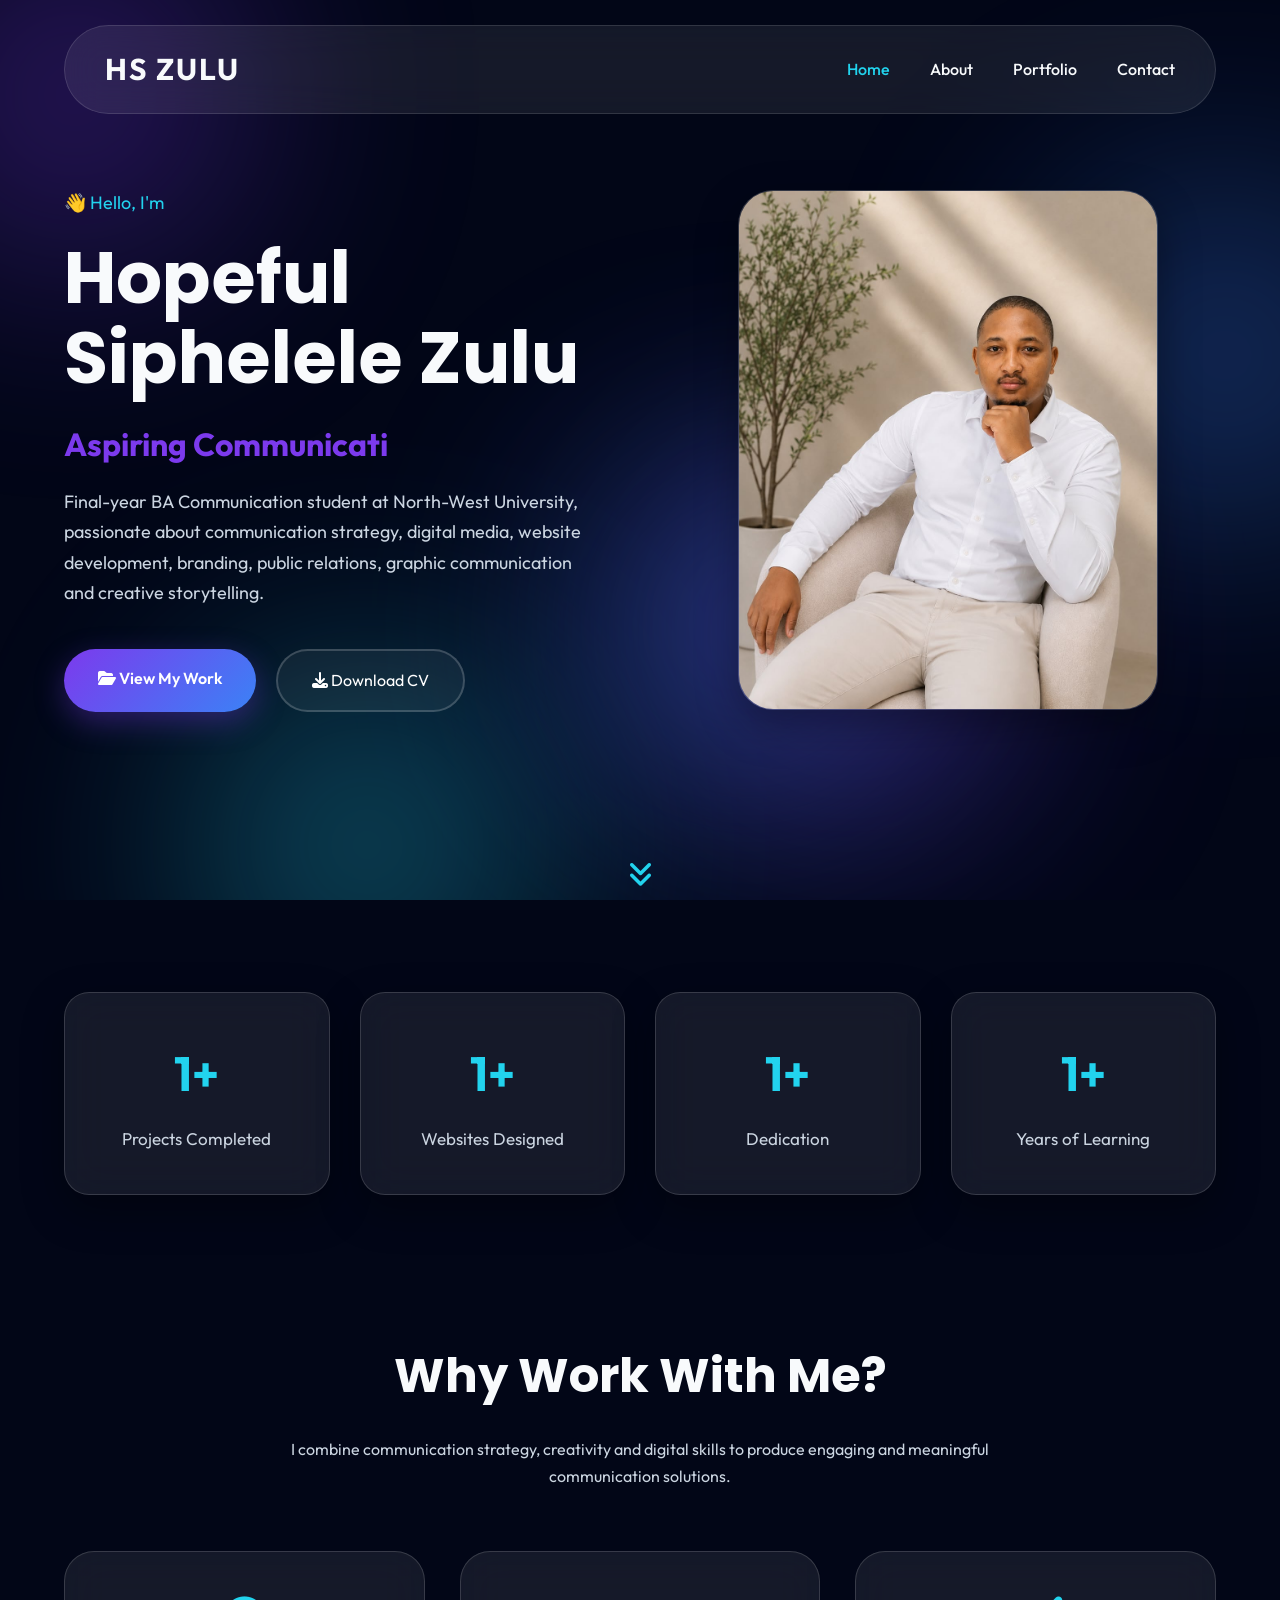
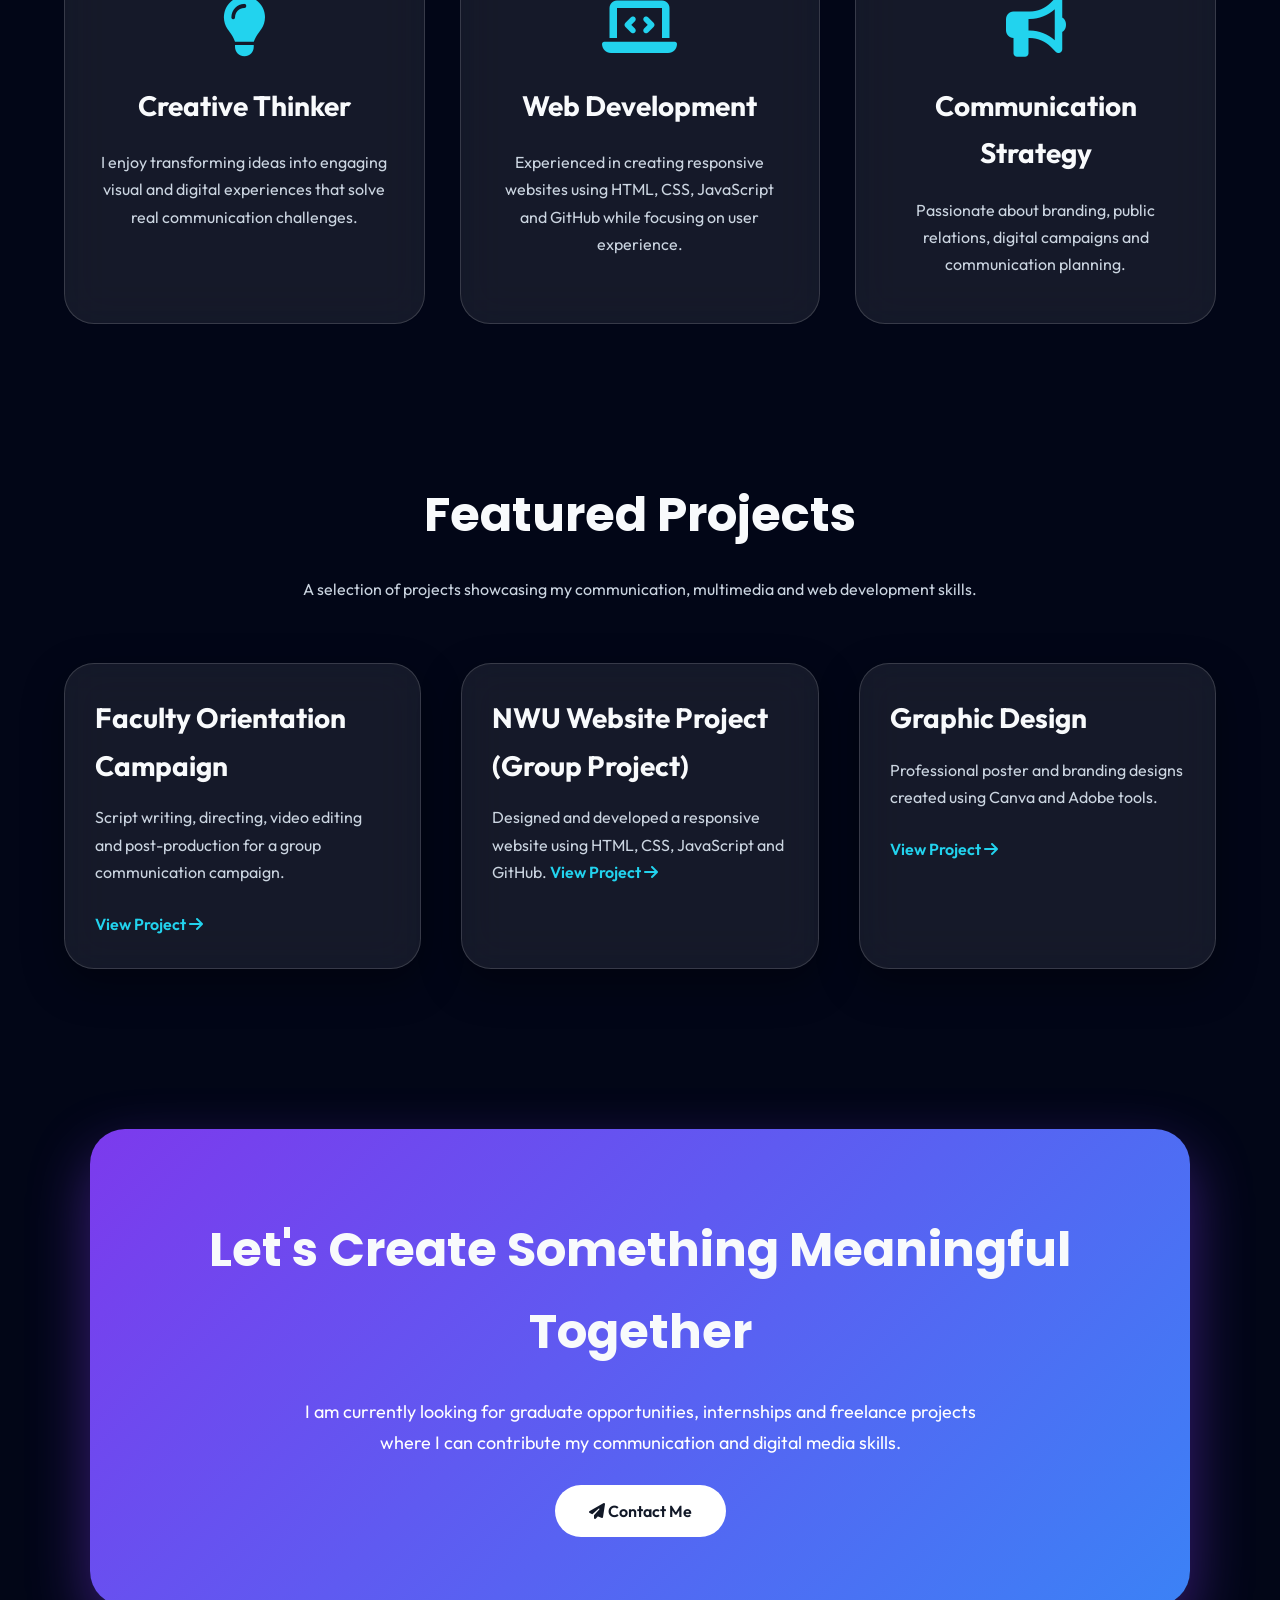
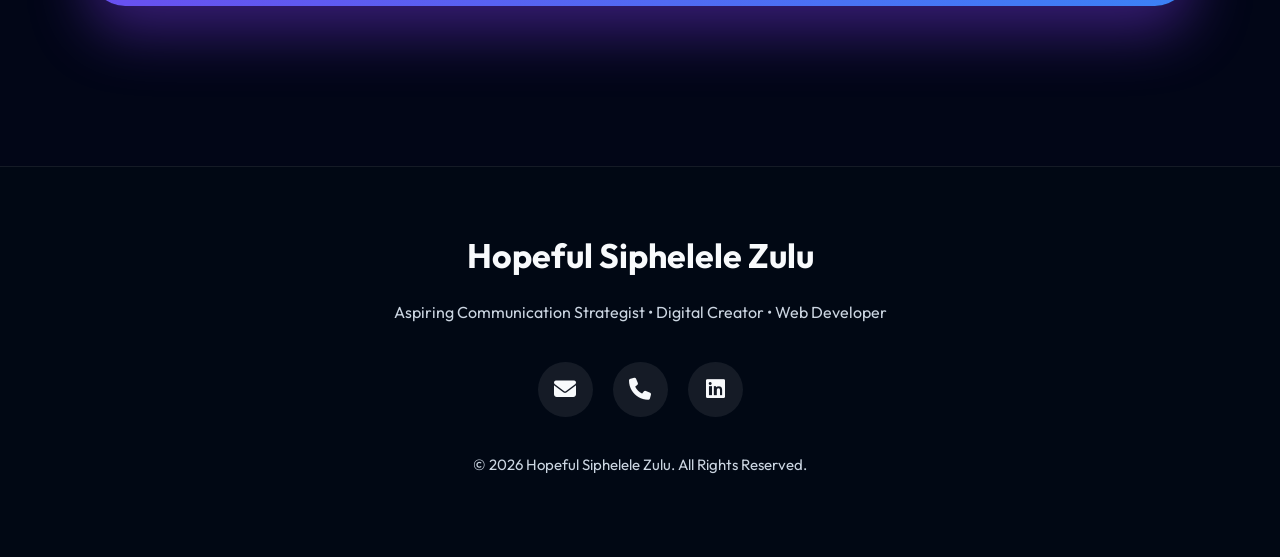
<file: index.html>
<!DOCTYPE html>
<html lang="en">

<head>

    <meta charset="UTF-8">
    <meta name="viewport" content="width=device-width, initial-scale=1.0">

    <title>Hopeful Siphelele Zulu | Portfolio</title>

    <meta name="description"
        content="Professional Portfolio of Hopeful Siphelele Zulu - BA Communication Student, Digital Creator, Web Developer and Aspiring Communication Strategist.">

    <!-- Google Fonts -->

    <link rel="preconnect" href="https://fonts.googleapis.com">

    <link rel="preconnect" href="https://fonts.gstatic.com" crossorigin>

    <link href="https://fonts.googleapis.com/css2?family=Outfit:wght@300;400;500;600;700;800&family=Poppins:wght@300;400;500;600;700&display=swap"
        rel="stylesheet">

    <!-- Font Awesome -->

    <link rel="stylesheet"
        href="https://cdnjs.cloudflare.com/ajax/libs/font-awesome/6.7.2/css/all.min.css">

    <!-- CSS -->

    <link rel="stylesheet" href="Style.css">

</head>

<body>

    <!-- Animated Background -->

    <div class="background">

        <span></span>
        <span></span>
        <span></span>
        <span></span>
        <span></span>

    </div>

    <!-- Header -->

    <header>

        <div class="logo">

            <h2>HS ZULU</h2>

        </div>

        <nav>

            <ul>

                <li><a href="index.html" class="active">Home</a></li>

                <li><a href="indexaboutme.html">About</a></li>

                <li><a href="indexportfolio.html">Portfolio</a></li>

                <li><a href="indexcontact.html">Contact</a></li>

            </ul>

        </nav>

    </header>

    <!-- Hero Section -->

    <section class="hero">

        <div class="hero-content">

            <p class="welcome">

                👋 Hello, I'm

            </p>

            <h1>

                Hopeful Siphelele Zulu

            </h1>

            <h2>

                <span id="typing"></span>

            </h2>

            <p class="intro">

                Final-year BA Communication student at North-West University,
                passionate about communication strategy, digital media,
                website development, branding, public relations,
                graphic communication and creative storytelling.

            </p>

            <div class="hero-buttons">

                <a href="indexportfolio.html" class="btn-primary">

                    <i class="fa-solid fa-folder-open"></i>

                    View My Work

                </a>

                <a href="HS Resume.pdf"
                    download
                    class="btn-secondary">

                    <i class="fa-solid fa-download"></i>

                    Download CV

                </a>

            </div>

        </div>

        <!-- Profile Image -->

        <div class="hero-image">

            <div class="image-card">

                <!-- Replace this image with yours -->

                <img src="lu.jpeg"
                    alt="Hopeful Siphelele Zulu">

            </div>

        </div>

    </section>

    <!-- Scroll Down -->

    <div class="scroll-indicator">

        <a href="#stats">

            <i class="fa-solid fa-angles-down"></i>

        </a>

    </div>

    <!-- Statistics -->

    <section class="stats" id="stats">

        <div class="stat-card">

            <h2>4+</h2>

            <p>Projects Completed</p>

        </div>

        <div class="stat-card">

            <h2>2</h2>

            <p>Websites Designed</p>

        </div>

        <div class="stat-card">

            <h2>100%</h2>

            <p>Dedication</p>

        </div>

        <div class="stat-card">

            <h2>3+</h2>

            <p>Years of Learning</p>

        </div>

    </section>
        <!-- Why Work With Me -->

    <section class="why-me">

        <div class="section-title">

            <h2>Why Work With Me?</h2>

            <p>
                I combine communication strategy, creativity and digital
                skills to produce engaging and meaningful communication
                solutions.
            </p>

        </div>

        <div class="why-grid">

            <div class="why-card">

                <i class="fa-solid fa-lightbulb"></i>

                <h3>Creative Thinker</h3>

                <p>
                    I enjoy transforming ideas into engaging visual and
                    digital experiences that solve real communication
                    challenges.
                </p>

            </div>

            <div class="why-card">

                <i class="fa-solid fa-laptop-code"></i>

                <h3>Web Development</h3>

                <p>
                    Experienced in creating responsive websites using
                    HTML, CSS, JavaScript and GitHub while focusing on
                    user experience.
                </p>

            </div>

            <div class="why-card">

                <i class="fa-solid fa-bullhorn"></i>

                <h3>Communication Strategy</h3>

                <p>
                    Passionate about branding, public relations,
                    digital campaigns and communication planning.
                </p>

            </div>

        </div>

    </section>

    <!-- Featured Projects -->

    <section class="featured-projects">

        <div class="section-title">

            <h2>Featured Projects</h2>

            <p>
                A selection of projects showcasing my communication,
                multimedia and web development skills.
            </p>

        </div>

        <div class="project-grid">

            <!-- Project 1 -->

            <div class="project-card">

              
                <div class="project-info">

                    <h3>Faculty Orientation Campaign</h3>

                    <p>

                        Script writing, directing,
                        video editing and post-production
                        for a group communication campaign.

                    </p>

                    <a href="indexportfolio.html">

                        View Project

                        <i class="fa-solid fa-arrow-right"></i>

                    </a>

                </div>

            </div>

            <!-- Project 2 -->

            <div class="project-card">

              
</a>

                <div class="project-info">

                    <h3>NWU Website Project (Group Project)</h3>

                    <p>

                        Designed and developed
                        a responsive website using
                        HTML, CSS, JavaScript and GitHub.

                    <a href="indexportfolio.html">

                        View Project

                        <i class="fa-solid fa-arrow-right"></i>
                    </p>


                    </a>

                </div>

            </div>

            <!-- Project 3 -->

            <div class="project-card">

            
                <div class="project-info">

                    <h3>Graphic Design</h3>

                    <p>

                        Professional poster and
                        branding designs created
                        using Canva and Adobe tools.

                    </p>

                    <a href="indexportfolio.html">

                        View Project

                        <i class="fa-solid fa-arrow-right"></i>

                    </a>

                </div>

            </div>

        </div>

    </section>

    <!-- Call To Action -->

    <section class="cta">

        <h2>

            Let's Create Something Meaningful Together

        </h2>

        <p>

            I am currently looking for graduate opportunities,
            internships and freelance projects where I can
            contribute my communication and digital media skills.

        </p>

        <a href="indexcontact.html" class="btn-primary">

            <i class="fa-solid fa-paper-plane"></i>

            Contact Me

        </a>

    </section>

    <!-- Footer -->

    <footer>

        <div class="footer-content">

            <h2>

                Hopeful Siphelele Zulu

            </h2>

            <p>

                Aspiring Communication Strategist •
                Digital Creator • Web Developer

            </p>

            <div class="footer-icons">

                <a href="mailto:zulucphelele@gmail.com">

                    <i class="fa-solid fa-envelope"></i>

                </a>

                <a href="tel:+27694864310">

                    <i class="fa-solid fa-phone"></i>

                </a>

                <a href="https://www.linkedin.com/in/hopeful-siphelele-zulu-4923603b7?utm_source=share_via&utm_content=profile&utm_medium=member_ios">

                    <i class="fab fa-linkedin"></i>

               

                </a>

            </div>

            <p class="copyright">

                © 2026 Hopeful Siphelele Zulu.
                All Rights Reserved.

            </p>

        </div>

    </footer>

    <!-- JavaScript -->

    <script src="script.js"></script>

</body>

</html>
</file>
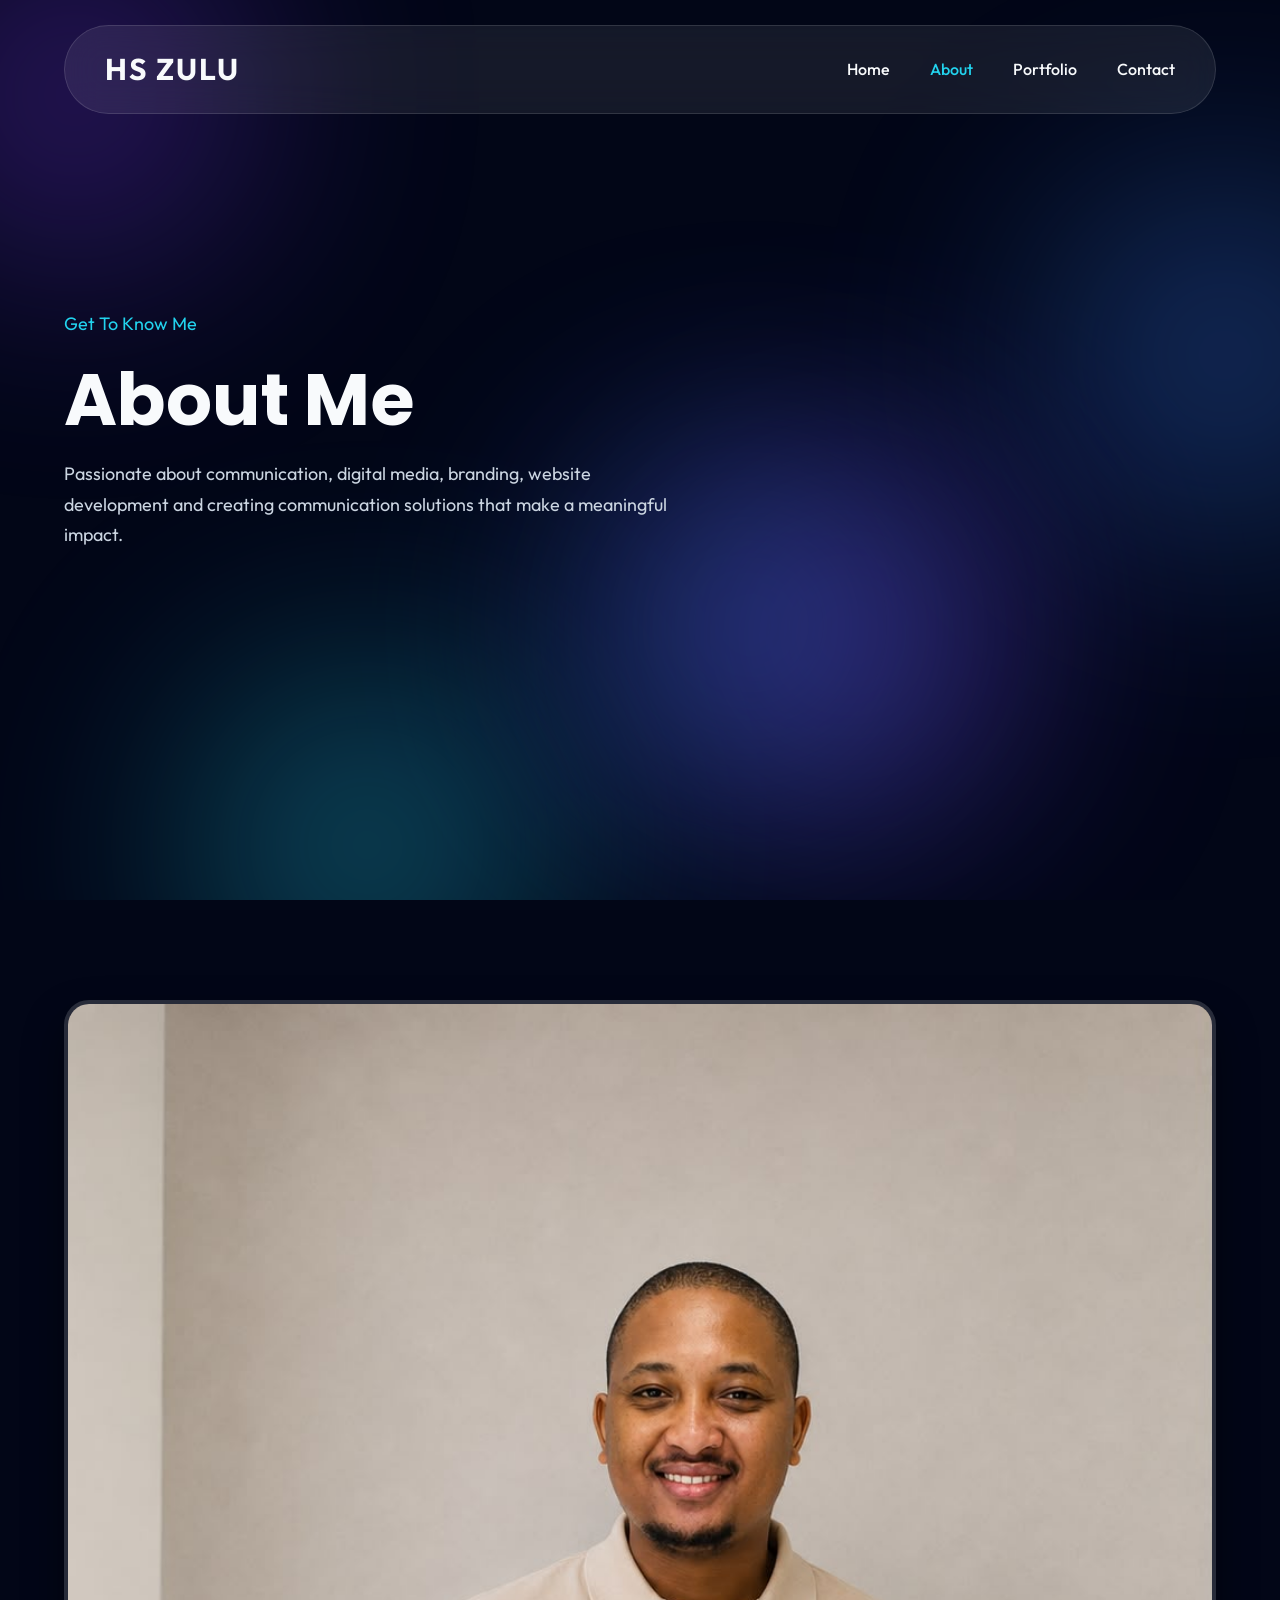
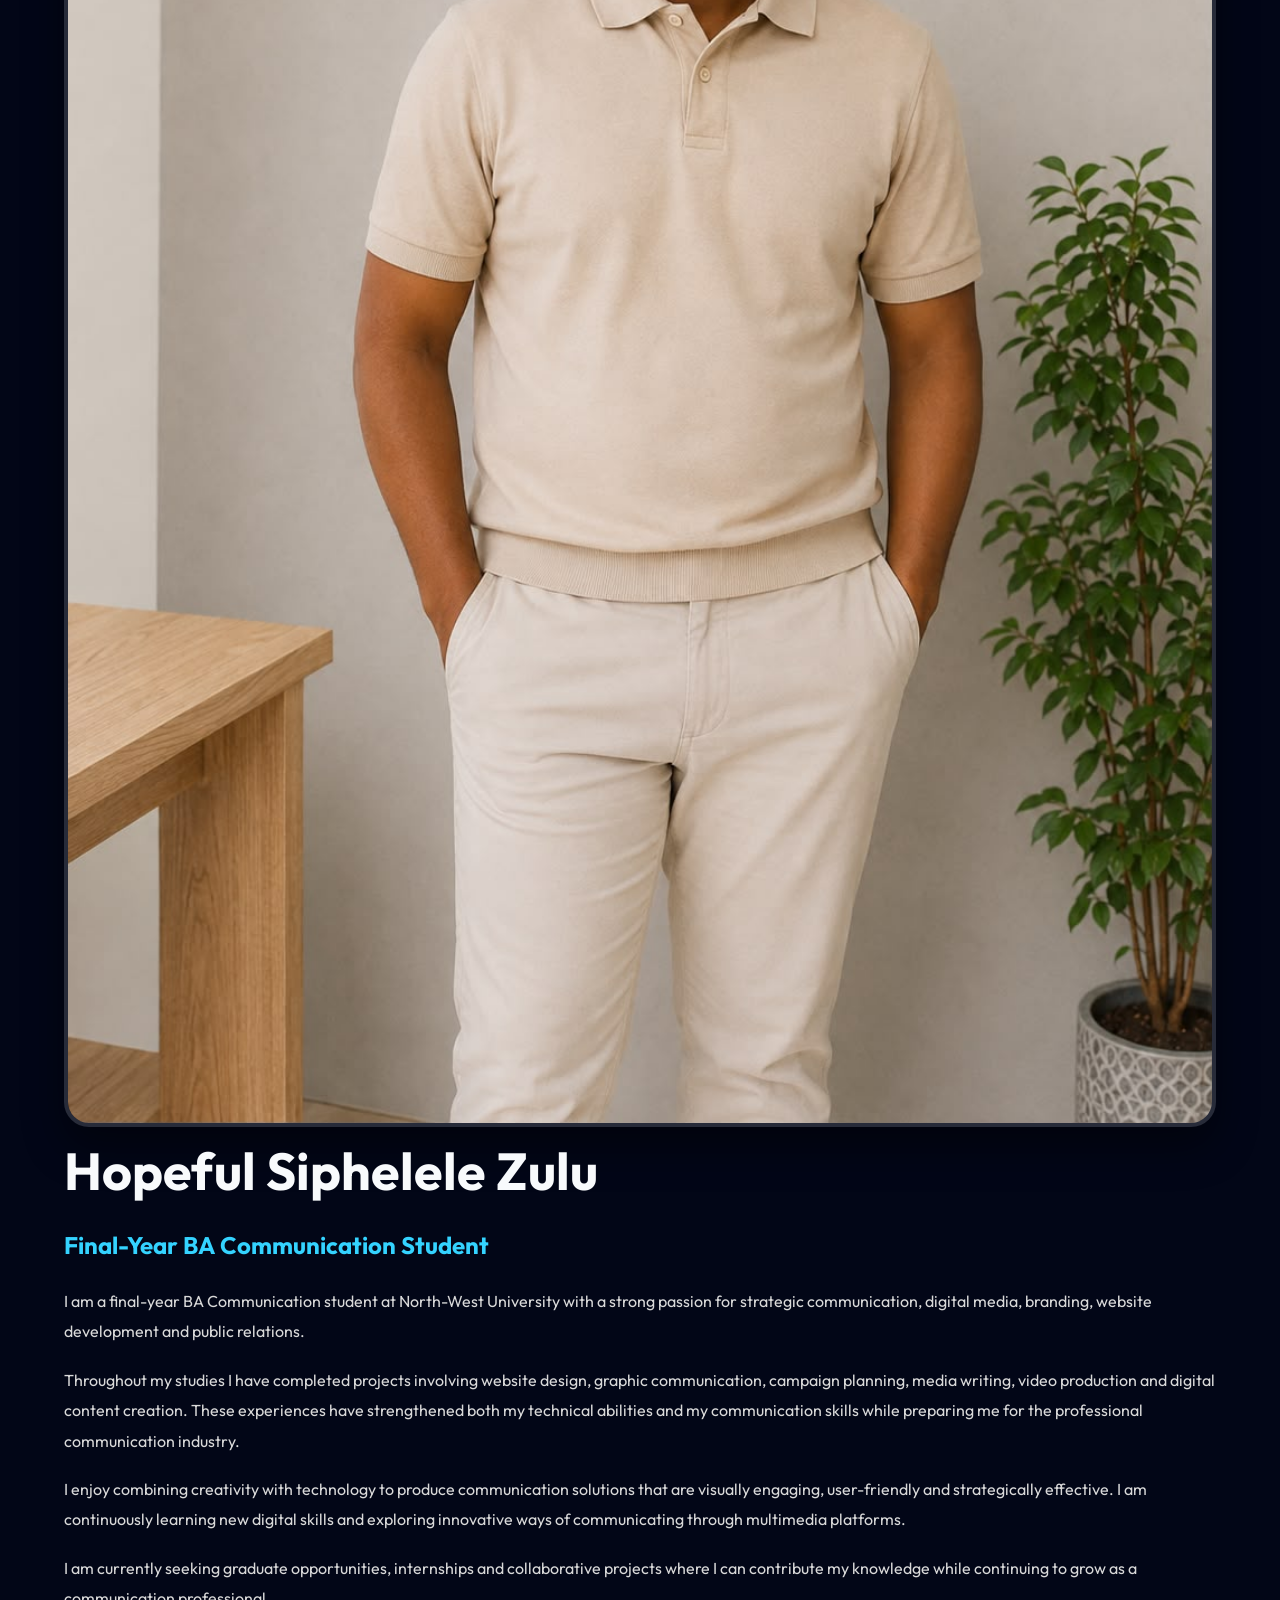
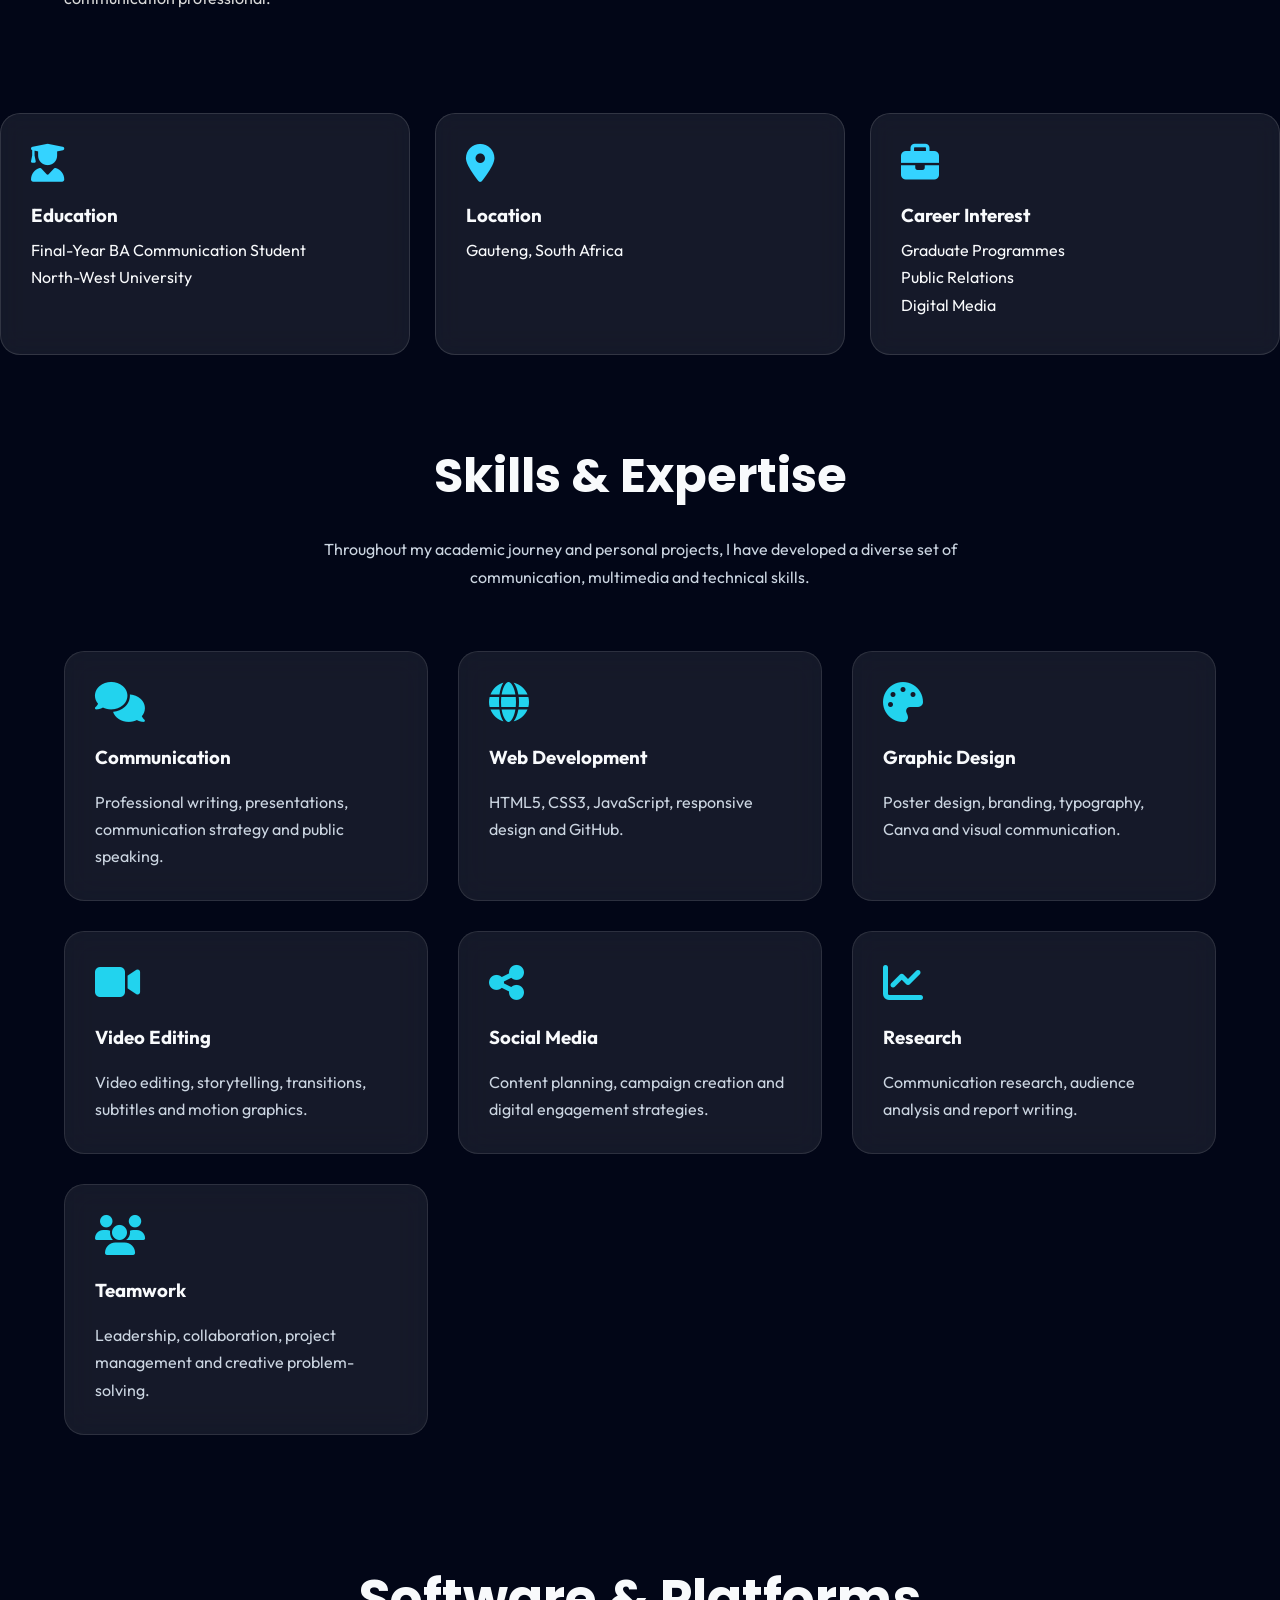
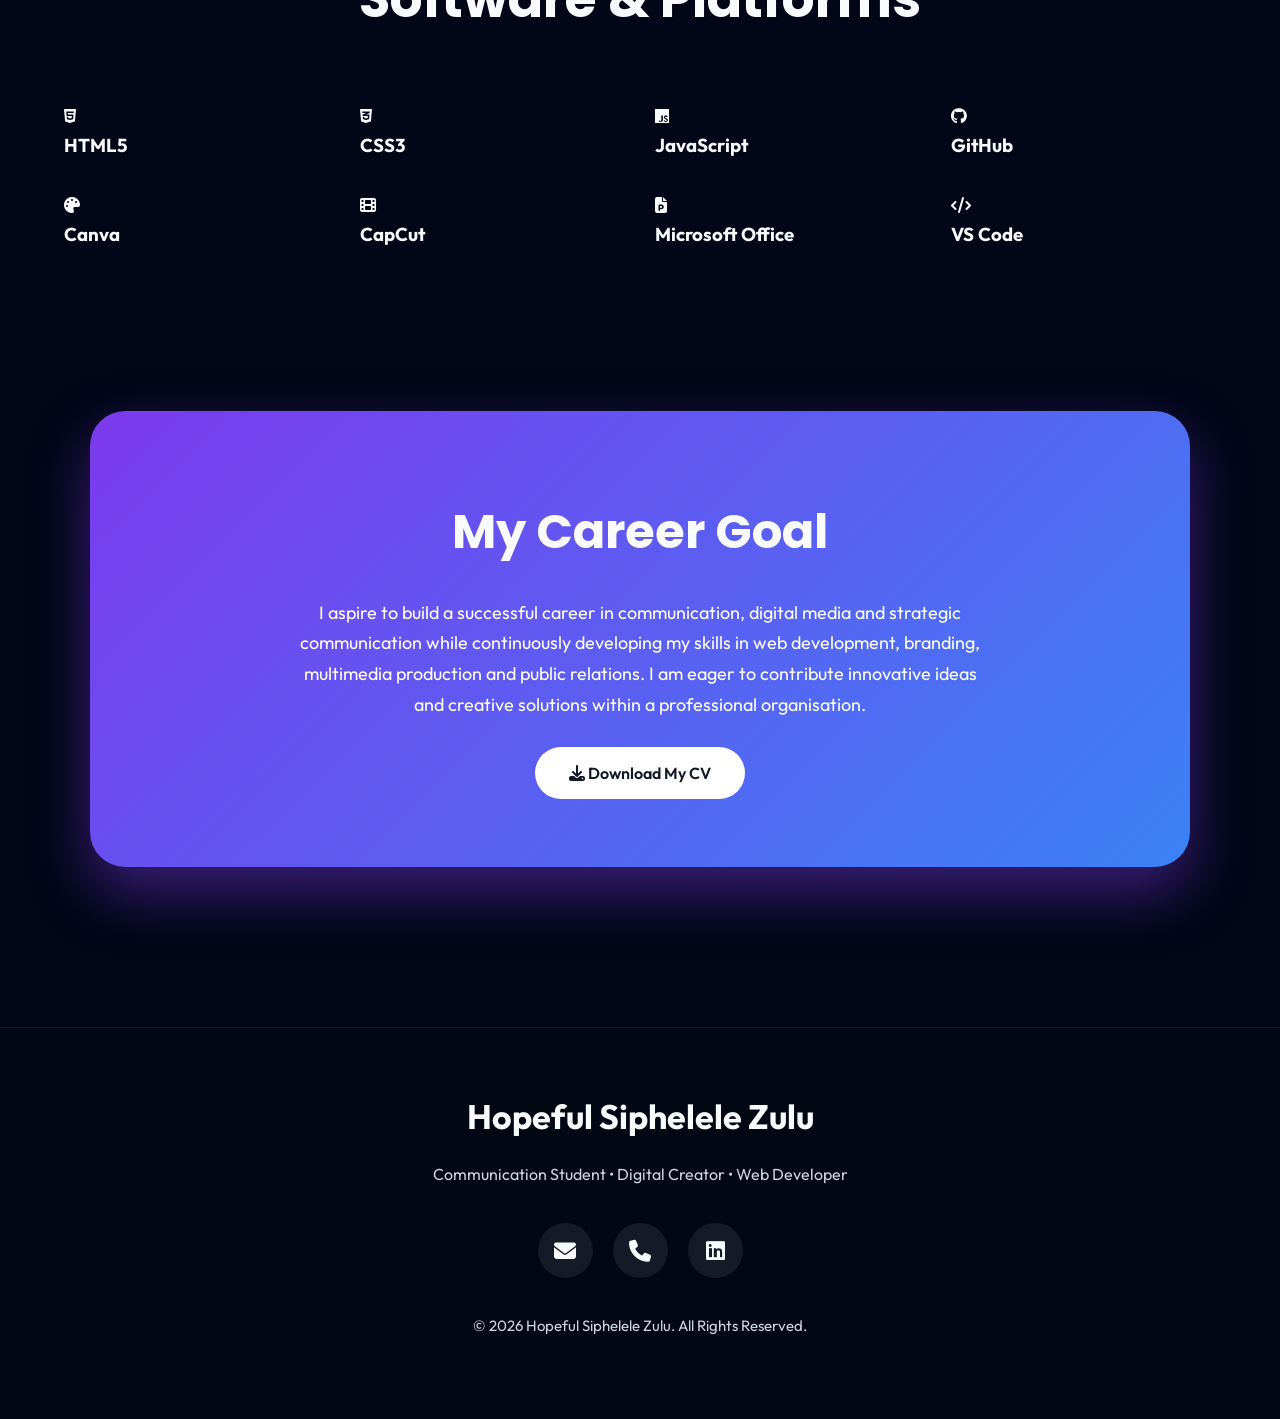
<file: indexaboutme.html>
<!DOCTYPE html>
<html lang="en">

<head>

    <meta charset="UTF-8">

    <meta name="viewport" content="width=device-width, initial-scale=1.0">

    <title>About Me | Hopeful Siphelele Zulu</title>

    <!-- Google Fonts -->

    <link rel="preconnect" href="https://fonts.googleapis.com">

    <link rel="preconnect" href="https://fonts.gstatic.com" crossorigin>

    <link href="https://fonts.googleapis.com/css2?family=Outfit:wght@300;400;500;600;700;800&family=Poppins:wght@400;500;600;700&display=swap" rel="stylesheet">

    <!-- Font Awesome -->

    <link rel="stylesheet"
    href="https://cdnjs.cloudflare.com/ajax/libs/font-awesome/6.7.2/css/all.min.css">

    <!-- CSS -->

    <link rel="stylesheet" href="Style.css">

</head>

<body>

<!-- Animated Background -->

<div class="background">

    <span></span>
    <span></span>
    <span></span>
    <span></span>
    <span></span>

</div>

<!-- Header -->

<header>

    <div class="logo">

        <h2>HS ZULU</h2>

    </div>

    <nav>

        <ul>

            <li><a href="index.html">Home</a></li>

            <li><a href="indexaboutme.html" class="active">About</a></li>

            <li><a href="indexportfolio.html">Portfolio</a></li>

            <li><a href="indexcontact.html">Contact</a></li>

        </ul>

    </nav>

</header>

<!-- Page Banner -->

<section class="hero">

    <div class="hero-content">

        <p class="welcome">

            Get To Know Me

        </p>

        <h1>

            About Me

        </h1>

        <p class="intro">

            Passionate about communication, digital media, branding,
            website development and creating communication solutions
            that make a meaningful impact.

        </p>

    </div>

</section>

<!-- About Section -->

<section class="about-section">

    <div class="about-image">

        <!-- Replace this with your own professional picture -->

        <img src="image 2.jpeg"
        alt="Hopeful Siphelele Zulu">

    </div>

    <div class="about-content">

        <h2>

            Hopeful Siphelele Zulu

        </h2>

        <h3>

            Final-Year BA Communication Student

        </h3>

        <p>

            I am a final-year BA Communication student at
            North-West University with a strong passion for
            strategic communication, digital media, branding,
            website development and public relations.

        </p>

        <p>

            Throughout my studies I have completed projects
            involving website design, graphic communication,
            campaign planning, media writing, video production
            and digital content creation. These experiences have
            strengthened both my technical abilities and my
            communication skills while preparing me for the
            professional communication industry.

        </p>

        <p>

            I enjoy combining creativity with technology to
            produce communication solutions that are visually
            engaging, user-friendly and strategically effective.
            I am continuously learning new digital skills and
            exploring innovative ways of communicating through
            multimedia platforms.

        </p>

        <p>

            I am currently seeking graduate opportunities,
            internships and collaborative projects where I can
            contribute my knowledge while continuing to grow as
            a communication professional.

        </p>

    </div>

</section>

<!-- Quick Information -->

<section class="about-details">

    <div class="detail-card">

        <i class="fa-solid fa-user-graduate"></i>

        <h3>Education</h3>

        <p>

            Final-Year BA Communication Student

            <br>

            North-West University

        </p>

    </div>

    <div class="detail-card">

        <i class="fa-solid fa-location-dot"></i>

        <h3>Location</h3>

        <p>

            Gauteng, South Africa

        </p>

    </div>

    <div class="detail-card">

        <i class="fa-solid fa-briefcase"></i>

        <h3>Career Interest</h3>

        <p>

            Graduate Programmes

            <br>

            Public Relations

            <br>

            Digital Media

        </p>

    </div>

</section>
<!-- =========================
     SKILLS SECTION
========================= -->

<section class="skills-section">

    <div class="section-title">

        <h2>Skills & Expertise</h2>

        <p>
            Throughout my academic journey and personal projects, I have developed
            a diverse set of communication, multimedia and technical skills.
        </p>

    </div>

    <div class="skills-grid">

        <div class="skill-card">
            <i class="fa-solid fa-comments"></i>
            <h3>Communication</h3>
            <p>Professional writing, presentations, communication strategy and public speaking.</p>
        </div>

        <div class="skill-card">
            <i class="fa-solid fa-globe"></i>
            <h3>Web Development</h3>
            <p>HTML5, CSS3, JavaScript, responsive design and GitHub.</p>
        </div>

        <div class="skill-card">
            <i class="fa-solid fa-palette"></i>
            <h3>Graphic Design</h3>
            <p>Poster design, branding, typography, Canva and visual communication.</p>
        </div>

        <div class="skill-card">
            <i class="fa-solid fa-video"></i>
            <h3>Video Editing</h3>
            <p>Video editing, storytelling, transitions, subtitles and motion graphics.</p>
        </div>


        <div class="skill-card">
            <i class="fa-solid fa-share-nodes"></i>
            <h3>Social Media</h3>
            <p>Content planning, campaign creation and digital engagement strategies.</p>
        </div>

        <div class="skill-card">
            <i class="fa-solid fa-chart-line"></i>
            <h3>Research</h3>
            <p>Communication research, audience analysis and report writing.</p>
        </div>

        <div class="skill-card">
            <i class="fa-solid fa-users"></i>
            <h3>Teamwork</h3>
            <p>Leadership, collaboration, project management and creative problem-solving.</p>
        </div>

    </div>

</section>

<!-- =========================
     SOFTWARE
========================= -->

<section class="software-section">

    <div class="section-title">

        <h2>Software & Platforms</h2>

    </div>

    <div class="software-grid">

        <div class="software-item">
            <i class="fa-brands fa-html5"></i>
            <h3>HTML5</h3>
        </div>

        <div class="software-item">
            <i class="fa-brands fa-css3-alt"></i>
            <h3>CSS3</h3>
        </div>

        <div class="software-item">
            <i class="fa-brands fa-js"></i>
            <h3>JavaScript</h3>
        </div>

        <div class="software-item">
            <i class="fa-brands fa-github"></i>
            <h3>GitHub</h3>
        </div>

        <div class="software-item">
            <i class="fa-solid fa-palette"></i>
            <h3>Canva</h3>
        </div>

        <div class="software-item">
            <i class="fa-solid fa-film"></i>
            <h3>CapCut</h3>
        </div>

        <div class="software-item">
            <i class="fa-solid fa-file-powerpoint"></i>
            <h3>Microsoft Office</h3>
        </div>

        <div class="software-item">
            <i class="fa-solid fa-code"></i>
            <h3>VS Code</h3>
        </div>

    </div>

</section>

<!-- =========================
     CAREER GOAL
========================= -->

<section class="cta">

    <h2>My Career Goal</h2>

    <p>

        I aspire to build a successful career in communication,
        digital media and strategic communication while continuously
        developing my skills in web development, branding,
        multimedia production and public relations. I am eager
        to contribute innovative ideas and creative solutions
        within a professional organisation.

    </p>

    <a href="HS Resume.pdf"
       download
       class="btn-primary">

        <i class="fa-solid fa-download"></i>

        Download My CV

    </a>

</section>

<!-- =========================
     FOOTER
========================= -->

<footer>

    <div class="footer-content">

        <h2>Hopeful Siphelele Zulu</h2>

        <p>

            Communication Student • Digital Creator • Web Developer

        </p>

        <div class="footer-icons">

            <a href="mailto:zulucphelele@gmail.com">

                <i class="fa-solid fa-envelope"></i>

            </a>

            <a href="tel:+27694864310">

                <i class="fa-solid fa-phone"></i>

            </a>

            <a href="https://www.linkedin.com/in/hopeful-siphelele-zulu-4923603b7?utm_source=share_via&utm_content=profile&utm_medium=member_ios">

                <i class="fa-brands fa-linkedin"></i>

            

            </a>

        </div>

        <p class="copyright">

            © <span id="year"></span> Hopeful Siphelele Zulu.
            All Rights Reserved.

        </p>

    </div>

</footer>

<script src="script.js"></script>

</body>

</html>
</file>
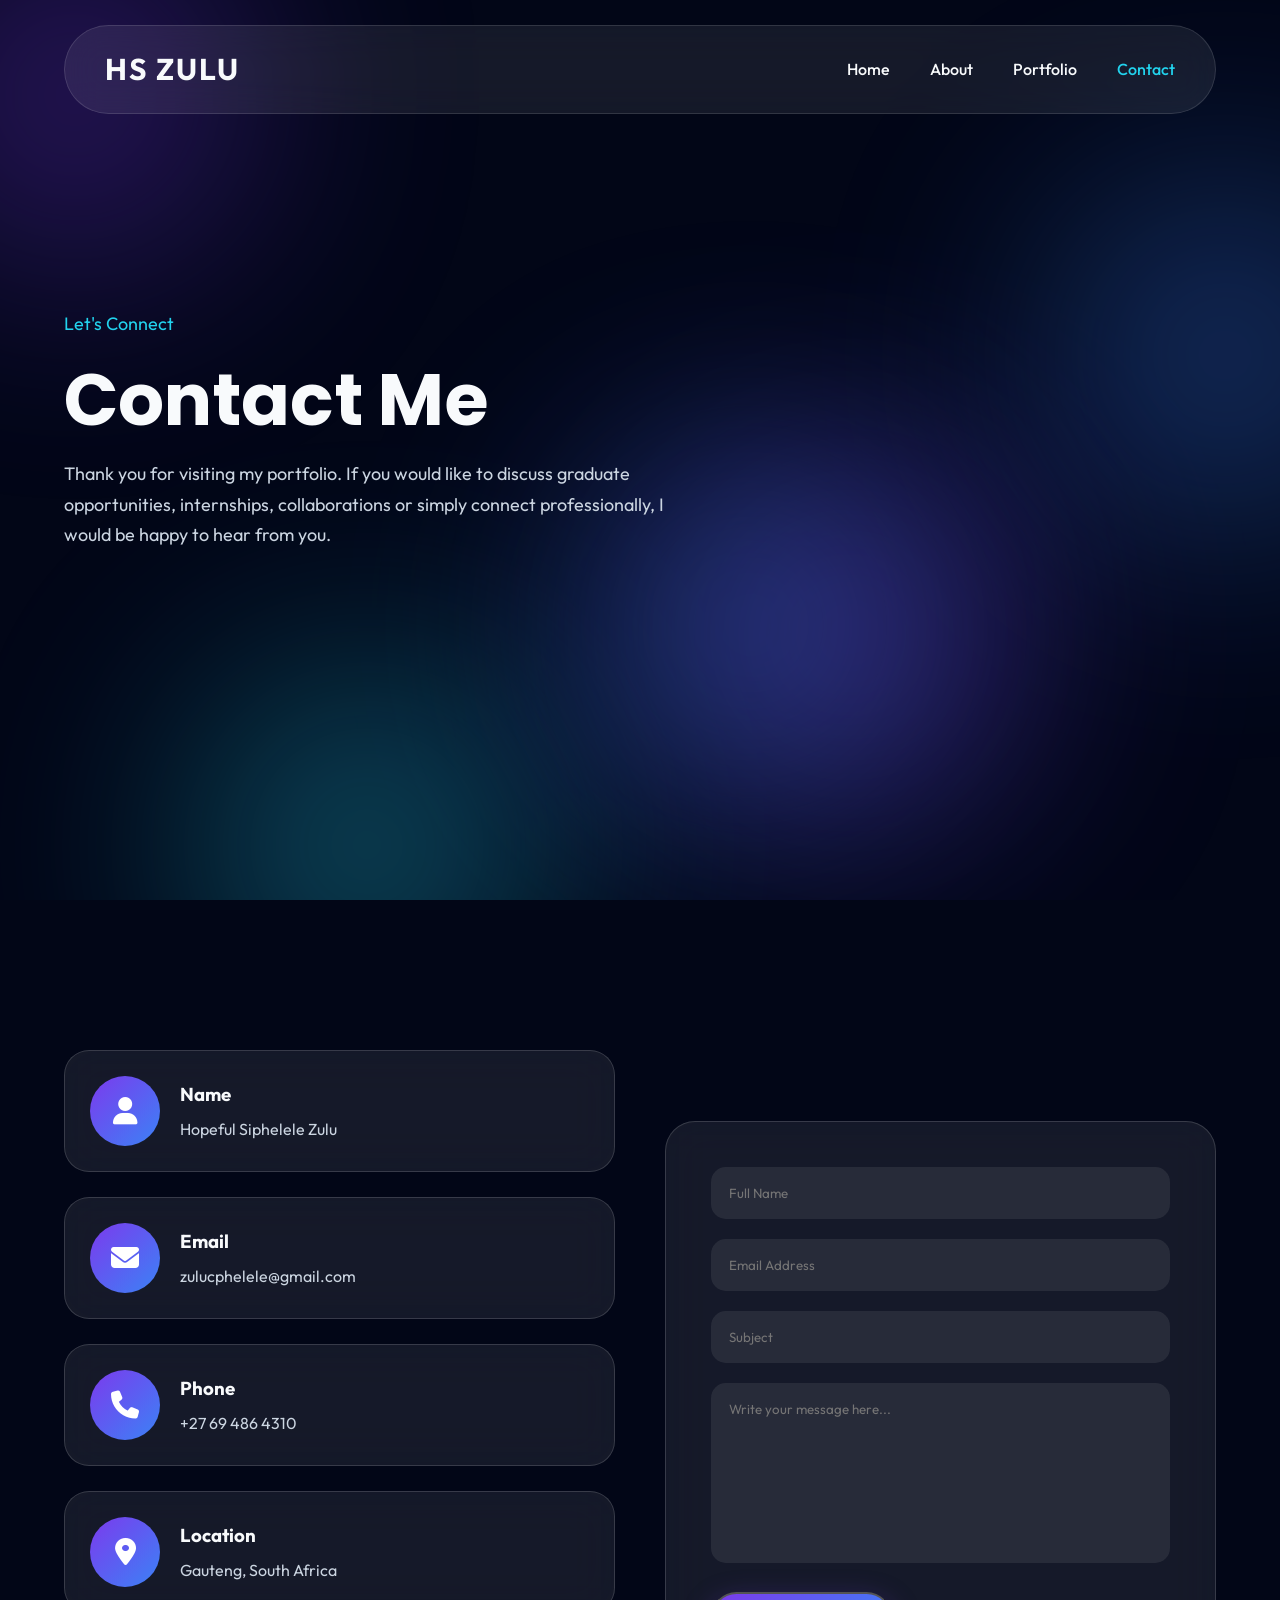
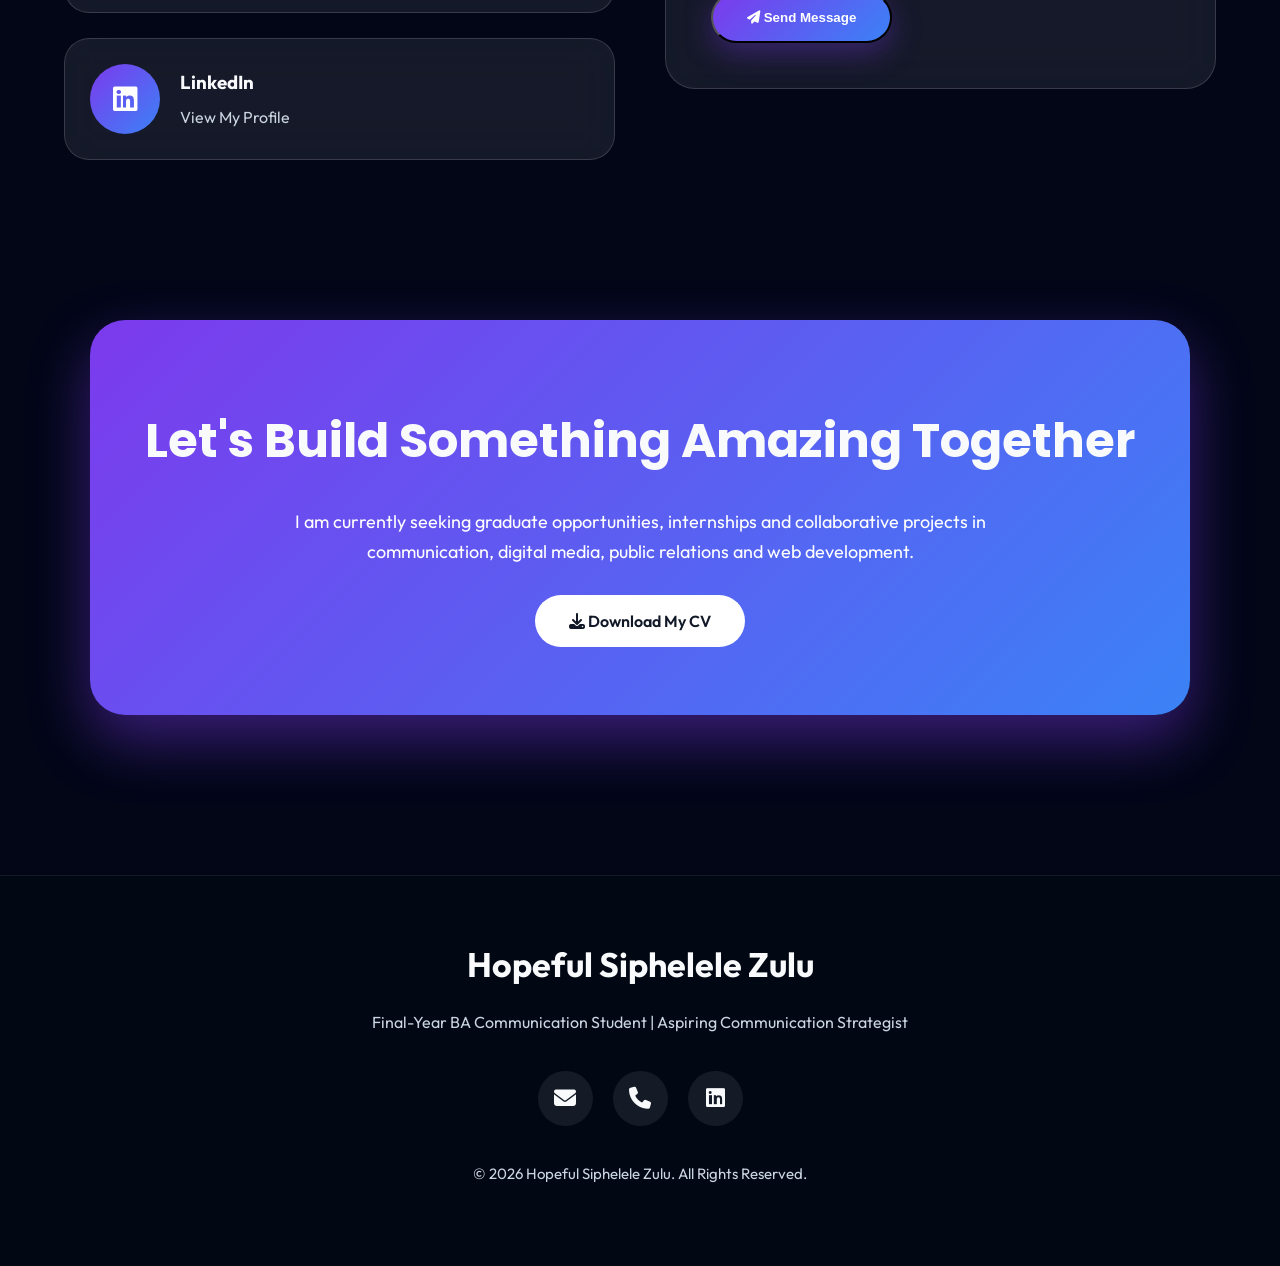
<file: indexcontact.html>
<!DOCTYPE html>
<html lang="en">

<head>

    <meta charset="UTF-8">

    <meta name="viewport" content="width=device-width, initial-scale=1.0">

    <title>Contact | Hopeful Siphelele Zulu</title>

    <link rel="stylesheet" href="Style.css">

    <link rel="stylesheet"
    href="https://cdnjs.cloudflare.com/ajax/libs/font-awesome/6.7.2/css/all.min.css">

</head>

<body>

<!-- Animated Background -->

<div class="background">

    <span></span>
    <span></span>
    <span></span>
    <span></span>
    <span></span>

</div>

<!-- Navigation -->

<header>

    <div class="logo">

        <h2>HS ZULU</h2>

    </div>

    <nav>

        <ul>

            <li><a href="index.html">Home</a></li>

            <li><a href="indexaboutme.html">About</a></li>

            <li><a href="indexportfolio.html">Portfolio</a></li>

            <li><a href="indexcontact.html" class="active">Contact</a></li>

        </ul>

    </nav>

</header>

<!-- Hero -->

<section class="hero">

    <div class="hero-content">

        <p class="welcome">

            Let's Connect

        </p>

        <h1>

            Contact Me

        </h1>

        <p class="intro">

            Thank you for visiting my portfolio. If you would like to discuss
            graduate opportunities, internships, collaborations or simply
            connect professionally, I would be happy to hear from you.

        </p>

    </div>

</section>

<!-- Contact Section -->

<section class="contact-section">

    <div class="contact-container">

        <!-- Contact Information -->

        <div class="contact-info">

            <div class="contact-card">

                <i class="fa-solid fa-user"></i>

                <div>

                    <h3>Name</h3>

                    <p>Hopeful Siphelele Zulu</p>

                </div>

            </div>

            <div class="contact-card">

                <i class="fa-solid fa-envelope"></i>

                <div>

                    <h3>Email</h3>

                    <p>

                        <a href="mailto:zulucphelele@gmail.com">

                            zulucphelele@gmail.com

                        </a>

                    </p>

                </div>

            </div>

            <div class="contact-card">

                <i class="fa-solid fa-phone"></i>

                <div>

                    <h3>Phone</h3>

                    <p>

                        <a href="tel:+27694864310">

                            +27 69 486 4310

                        </a>

                    </p>

                </div>

            </div>

            <div class="contact-card">

                <i class="fa-solid fa-location-dot"></i>

                <div>

                    <h3>Location</h3>

                    <p>

                        Gauteng, South Africa

                    </p>

                </div>

            </div>

            <div class="contact-card">

                <i class="fa-brands fa-linkedin"></i>

                <div>

                    <h3>LinkedIn</h3>

                    <p>

                        <a href="https://www.linkedin.com/in/hopeful-siphelele-zulu-4923603b7?utm_source=share_via&utm_content=profile&utm_medium=member_ios"
                           target="_blank">

                            View My Profile

                        </a>

                    </p>

                </div>

           
            </div>

        </div>

        <!-- Contact Form -->

        <div class="contact-form">

            <form action="#">

                <input
                type="text"
                placeholder="Full Name"
                required>

                <input
                type="email"
                placeholder="Email Address"
                required>

                <input
                type="text"
                placeholder="Subject"
                required>

                <textarea
                placeholder="Write your message here..."
                required></textarea>

                <button
                class="btn-primary"
                type="submit">

                    <i class="fa-solid fa-paper-plane"></i>

                    Send Message

                </button>

            </form>

        </div>

    </div>

</section>

<!-- Call To Action -->

<section class="cta">

    <h2>

        Let's Build Something Amazing Together

    </h2>

    <p>

        I am currently seeking graduate opportunities, internships and
        collaborative projects in communication, digital media, public
        relations and web development.

    </p>

    <a href="HS Resume.pdf"
       download
       class="btn-primary">

        <i class="fa-solid fa-download"></i>

        Download My CV

    </a>

</section>

<!-- Footer -->

<footer>

    <div class="footer-content">

        <h2>

            Hopeful Siphelele Zulu

        </h2>

        <p>

            Final-Year BA Communication Student |
            Aspiring Communication Strategist

        </p>

        <div class="footer-icons">

            <a href="mailto:zulucphelele@gmail.com">

                <i class="fa-solid fa-envelope"></i>

            </a>

            <a href="tel:+27694864310">

                <i class="fa-solid fa-phone"></i>

            </a>

            <a href="https://www.linkedin.com/in/hopeful-siphelele-zulu-4923603b7?utm_source=share_via&utm_content=profile&utm_medium=member_ios"
               target="_blank">

                <i class="fa-brands fa-linkedin"></i>

            </a>


            </a>

        </div>

        <p class="copyright">

            © 2026 Hopeful Siphelele Zulu.
            All Rights Reserved.

        </p>

    </div>

</footer>

<button id="topBtn">

    <i class="fa-solid fa-arrow-up"></i>

</button>

<script src="script.js"></script>

</body>

</html>
</file>
<file: Style.css>
/* =====================================================
   HOPEFUL SIPHELELE ZULU PORTFOLIO
   PREMIUM CSS
   PART 1
===================================================== */


/* Google Fonts */

@import url('https://fonts.googleapis.com/css2?family=Outfit:wght@300;400;500;600;700;800&family=Poppins:wght@300;400;500;600;700&display=swap');


/* =====================================================
   RESET
===================================================== */

*{
    margin:0;
    padding:0;
    box-sizing:border-box;
}

html{
    scroll-behavior:smooth;
}

body{

    font-family:'Outfit',sans-serif;

    background:#020617;

    color:#F8FAFC;

    overflow-x:hidden;

    line-height:1.7;

}


/* =====================================================
   COLOURS
===================================================== */

:root{

    --primary:#7C3AED;

    --secondary:#3B82F6;

    --accent:#22D3EE;

    --white:#F8FAFC;

    --text:#CBD5E1;

    --glass:rgba(255,255,255,.08);

    --border:rgba(255,255,255,.15);

    --shadow:0 15px 40px rgba(0,0,0,.35);

}


/* =====================================================
   LINKS
===================================================== */

a{

    text-decoration:none;

    color:inherit;

}

img{

    width:100%;

    display:block;

}


/* =====================================================
   ANIMATED BACKGROUND
===================================================== */

.background{

    position:fixed;

    inset:0;

    overflow:hidden;

    z-index:-2;

}

.background span{

    position:absolute;

    width:350px;

    height:350px;

    border-radius:50%;

    filter:blur(120px);

    opacity:.35;

    animation:float 20s infinite ease-in-out;

}

.background span:nth-child(1){

    background:#7C3AED;

    top:-80px;

    left:-100px;

}

.background span:nth-child(2){

    background:#3B82F6;

    top:20%;

    right:-120px;

}

.background span:nth-child(3){

    background:#22D3EE;

    bottom:-120px;

    left:15%;

}

.background span:nth-child(4){

    background:#7C3AED;

    bottom:10%;

    right:20%;

}

.background span:nth-child(5){

    background:#3B82F6;

    top:50%;

    left:45%;

}

@keyframes float{

    0%{

        transform:translateY(0) scale(1);

    }

    50%{

        transform:translateY(-60px) scale(1.15);

    }

    100%{

        transform:translateY(0) scale(1);

    }

}


/* =====================================================
   HEADER
===================================================== */

header{

    position:fixed;

    top:25px;

    left:50%;

    transform:translateX(-50%);

    width:90%;

    max-width:1250px;

    display:flex;

    justify-content:space-between;

    align-items:center;

    padding:18px 40px;

    background:rgba(255,255,255,.08);

    backdrop-filter:blur(18px);

    border:1px solid rgba(255,255,255,.12);

    border-radius:60px;

    z-index:999;

    transition:.4s;

}

header.sticky{

    top:10px;

    box-shadow:0 20px 40px rgba(0,0,0,.35);

}

.logo h2{

    color:var(--white);

    font-size:30px;

    letter-spacing:2px;

}

nav ul{

    list-style:none;

    display:flex;

    gap:40px;

}

nav ul li a{

    color:var(--white);

    font-weight:500;

    transition:.3s;

    position:relative;

}

nav ul li a:hover{

    color:var(--accent);

}

nav ul li a.active{

    color:var(--accent);

}

nav ul li a::after{

    content:"";

    position:absolute;

    width:0;

    height:2px;

    background:var(--accent);

    left:0;

    bottom:-8px;

    transition:.3s;

}

nav ul li a:hover::after{

    width:100%;

}


/* =====================================================
   HERO SECTION
===================================================== */

.hero{

    width:90%;

    max-width:1250px;

    margin:auto;

    min-height:100vh;

    display:flex;

    justify-content:space-between;

    align-items:center;

    gap:80px;

}

.hero-content{

    flex:1;

}

.welcome{

    color:var(--accent);

    font-size:18px;

    margin-bottom:20px;

}

.hero-content h1{

    font-size:72px;

    line-height:1.1;

    margin-bottom:20px;

    font-family:'Poppins',sans-serif;

}

.hero-content h2{

    color:var(--primary);

    font-size:32px;

    height:45px;

    margin-bottom:25px;

}

.intro{

    color:var(--text);

    max-width:620px;

    margin-bottom:40px;

    font-size:18px;

}


/* =====================================================
   BUTTONS
===================================================== */

.hero-buttons{

    display:flex;

    gap:20px;

    flex-wrap:wrap;

}

.btn-primary{

    padding:16px 34px;

    background:linear-gradient(135deg,#7C3AED,#3B82F6);

    color:white;

    border-radius:50px;

    font-weight:600;

    transition:.35s;

    box-shadow:0 10px 30px rgba(124,58,237,.35);

}

.btn-primary:hover{

    transform:translateY(-6px);

    box-shadow:0 20px 40px rgba(124,58,237,.55);

}

.btn-secondary{

    padding:16px 34px;

    border:2px solid rgba(255,255,255,.18);

    border-radius:50px;

    background:rgba(255,255,255,.05);

    color:white;

    transition:.35s;

}

.btn-secondary:hover{

    background:rgba(255,255,255,.12);

    transform:translateY(-6px);

}


/* =====================================================
   HERO IMAGE
===================================================== */

.hero-image{

    flex:1;

    display:flex;

    justify-content:center;

}

.image-card{

    width:420px;

    height:520px;

    border-radius:35px;

    overflow:hidden;

    background:rgba(255,255,255,.08);

    border:1px solid rgba(255,255,255,.12);

    backdrop-filter:blur(25px);

    box-shadow:var(--shadow);

    animation:floating 5s ease-in-out infinite;

}

.image-card img{

    width:100%;

    height:100%;

    object-fit:cover;

}

@keyframes floating{

    0%{

        transform:translateY(0);

    }

    50%{

        transform:translateY(-18px);

    }

    100%{

        transform:translateY(0);

    }

}


/* =====================================================
   SCROLL INDICATOR
===================================================== */

.scroll-indicator{

    text-align:center;

    margin-top:-40px;

}

.scroll-indicator i{

    color:var(--accent);

    font-size:28px;

    animation:bounce 2s infinite;

}

@keyframes bounce{

    0%,100%{

        transform:translateY(0);

    }

    50%{

        transform:translateY(12px);

    }

}/* =====================================================
   STATISTICS SECTION
===================================================== */

.stats{

    width:90%;
    max-width:1250px;
    margin:100px auto;

    display:grid;
    grid-template-columns:repeat(auto-fit,minmax(220px,1fr));
    gap:30px;

}

.stat-card{

    background:var(--glass);

    border:1px solid var(--border);

    backdrop-filter:blur(20px);

    border-radius:25px;

    padding:40px;

    text-align:center;

    transition:.4s;

    box-shadow:var(--shadow);

}

.stat-card:hover{

    transform:translateY(-15px);

    border-color:var(--primary);

    box-shadow:0 20px 40px rgba(124,58,237,.35);

}

.stat-card h2{

    font-size:48px;

    color:var(--accent);

    margin-bottom:10px;

}

.stat-card p{

    color:var(--text);

    font-size:17px;

}



/* =====================================================
   SECTION TITLES
===================================================== */

.section-title{

    text-align:center;

    margin-bottom:60px;

}

.section-title h2{

    font-size:48px;

    font-family:'Poppins',sans-serif;

    margin-bottom:20px;

}

.section-title p{

    color:var(--text);

    max-width:700px;

    margin:auto;

}



/* =====================================================
   WHY WORK WITH ME
===================================================== */

.why-me{

    width:90%;

    max-width:1250px;

    margin:140px auto;

}

.why-grid{

    display:grid;

    grid-template-columns:repeat(auto-fit,minmax(300px,1fr));

    gap:35px;

}

.why-card{

    background:var(--glass);

    border:1px solid var(--border);

    border-radius:30px;

    padding:45px 35px;

    backdrop-filter:blur(20px);

    transition:.4s;

    text-align:center;

}

.why-card:hover{

    transform:translateY(-15px);

    border-color:var(--primary);

    box-shadow:0 20px 40px rgba(124,58,237,.35);

}

.why-card i{

    font-size:60px;

    color:var(--accent);

    margin-bottom:25px;

}

.why-card h3{

    font-size:28px;

    margin-bottom:20px;

}

.why-card p{

    color:var(--text);

}



/* =====================================================
   FEATURED PROJECTS
===================================================== */

.featured-projects{

    width:90%;

    max-width:1250px;

    margin:150px auto;

}

.project-grid{

    display:grid;

    grid-template-columns:repeat(auto-fit,minmax(340px,1fr));

    gap:40px;

}

.project-card{

    overflow:hidden;

    background:var(--glass);

    border-radius:30px;

    border:1px solid var(--border);

    backdrop-filter:blur(20px);

    transition:.4s;

    box-shadow:var(--shadow);

}

.project-card:hover{

    transform:translateY(-15px);

    box-shadow:0 25px 50px rgba(124,58,237,.35);

}

.project-card img{

    height:250px;

    object-fit:cover;

    transition:.5s;

}

.project-card:hover img{

    transform:scale(1.08);

}

.project-info{

    padding:30px;

}

.project-info h3{

    font-size:28px;

    margin-bottom:15px;

}

.project-info p{

    color:var(--text);

    margin-bottom:25px;

}

.project-info a{

    color:var(--accent);

    font-weight:600;

    transition:.3s;

}

.project-info a:hover{

    letter-spacing:1px;

}



/* =====================================================
   CALL TO ACTION
===================================================== */

.cta{

    width:90%;

    max-width:1100px;

    margin:160px auto;

    text-align:center;

    padding:80px 50px;

    border-radius:35px;

    background:linear-gradient(135deg,#7C3AED,#3B82F6);

    box-shadow:0 25px 60px rgba(124,58,237,.45);

}

.cta h2{

    font-size:48px;

    margin-bottom:25px;

    font-family:'Poppins',sans-serif;

}

.cta p{

    max-width:700px;

    margin:0 auto 40px;

    font-size:18px;

    color:white;

}

.cta .btn-primary{

    background:white;

    color:#111827;

    box-shadow:none;

}

.cta .btn-primary:hover{

    background:#F8FAFC;

}



/* =====================================================
   SCROLL ANIMATION
===================================================== */

.hero,
.stats,
.why-me,
.featured-projects,
.cta{

    opacity:0;

    transform:translateY(80px);

    transition:all 1s ease;

}

.show{

    opacity:1;

    transform:translateY(0);

}/* =====================================================
   CONTACT PAGE
===================================================== */

.contact-section{

    width:90%;
    max-width:1200px;
    margin:150px auto;

}

.contact-container{

    display:grid;
    grid-template-columns:repeat(auto-fit,minmax(400px,1fr));
    gap:50px;
    align-items:center;

}

.contact-info{

    display:flex;
    flex-direction:column;
    gap:25px;

}

.contact-card{

    display:flex;
    align-items:center;
    gap:20px;

    background:var(--glass);
    border:1px solid var(--border);
    border-radius:25px;
    padding:25px;

    backdrop-filter:blur(20px);

    transition:.4s;

}

.contact-card:hover{

    transform:translateX(10px);

    border-color:var(--primary);

}

.contact-card i{

    width:70px;
    height:70px;

    display:flex;
    justify-content:center;
    align-items:center;

    border-radius:50%;

    background:linear-gradient(135deg,#7C3AED,#3B82F6);

    color:white;

    font-size:28px;

}

.contact-card h3{

    margin-bottom:6px;

}

.contact-card p{

    color:var(--text);

}


/* =====================================================
   CONTACT FORM
===================================================== */

.contact-form{

    background:var(--glass);

    padding:45px;

    border-radius:30px;

    border:1px solid var(--border);

    backdrop-filter:blur(20px);

}

.contact-form input,
.contact-form textarea{

    width:100%;

    padding:18px;

    margin-bottom:20px;

    border:none;

    border-radius:15px;

    background:rgba(255,255,255,.08);

    color:white;

    font-family:'Outfit',sans-serif;

}

.contact-form textarea{

    height:180px;

    resize:none;

}

.contact-form input:focus,
.contact-form textarea:focus{

    outline:2px solid var(--primary);

}


/* =====================================================
   FOOTER
===================================================== */

footer{

    margin-top:150px;

    padding:60px 20px;

    text-align:center;

    background:#010814;

    border-top:1px solid rgba(255,255,255,.08);

}

.footer-content h2{

    font-size:34px;

    margin-bottom:15px;

}

.footer-content p{

    color:var(--text);

    margin-bottom:20px;

}

.footer-icons{

    display:flex;

    justify-content:center;

    gap:20px;

    margin:35px 0;

}

.footer-icons a{

    width:55px;

    height:55px;

    display:flex;

    justify-content:center;

    align-items:center;

    border-radius:50%;

    background:var(--glass);

    transition:.35s;

}

.footer-icons a:hover{

    background:var(--primary);

    transform:translateY(-8px);

}

.footer-icons i{

    font-size:22px;

}

.copyright{

    margin-top:25px;

    font-size:15px;

}


/* =====================================================
   BACK TO TOP BUTTON
===================================================== */

#topBtn{

    position:fixed;

    right:30px;

    bottom:30px;

    width:60px;

    height:60px;

    display:none;

    justify-content:center;

    align-items:center;

    border:none;

    border-radius:50%;

    cursor:pointer;

    background:linear-gradient(135deg,#7C3AED,#3B82F6);

    color:white;

    font-size:22px;

    box-shadow:0 15px 35px rgba(124,58,237,.45);

    z-index:999;

    transition:.35s;

}

#topBtn:hover{

    transform:translateY(-8px);

}


/* =====================================================
   VIDEO
===================================================== */

video{

    width:100%;

    border-radius:25px;

    box-shadow:var(--shadow);

}


/* =====================================================
   RESPONSIVE
===================================================== */

@media(max-width:991px){

.hero{

    flex-direction:column-reverse;

    text-align:center;

    padding-top:180px;

}

.hero-content{

    display:flex;

    flex-direction:column;

    align-items:center;

}

.hero-content h1{

    font-size:55px;

}

.image-card{

    width:350px;

    height:430px;

}

header{

    flex-direction:column;

    gap:20px;

    border-radius:30px;

    padding:20px;

}

nav ul{

    gap:18px;

    flex-wrap:wrap;

    justify-content:center;

}

}

@media(max-width:768px){

.hero-content h1{

    font-size:42px;

}

.hero-content h2{

    font-size:25px;

}

.section-title h2{

    font-size:38px;

}

.cta h2{

    font-size:35px;

}

.image-card{

    width:300px;

    height:380px;

}

.project-grid{

    grid-template-columns:1fr;

}

.contact-container{

    grid-template-columns:1fr;

}

}

@media(max-width:500px){

header{

    width:95%;

}

.logo h2{

    font-size:24px;

}

nav ul{

    gap:12px;

}

.hero-content h1{

    font-size:34px;

}

.hero-buttons{

    flex-direction:column;

    width:100%;

}

.btn-primary,
.btn-secondary{

    width:100%;

    text-align:center;

}

.image-card{

    width:260px;

    height:330px;

}

.stat-card{

    padding:30px;

}

.why-card{

    padding:30px;

}

.project-info{

    padding:25px;

}

.contact-form{

    padding:30px;

}

}
/* ==========================
   ABOUT PAGE
========================== */

.skills-section{
    width:90%;
    max-width:1200px;
    margin:80px auto;
}

.skills-grid{
    display:grid;
    grid-template-columns:repeat(auto-fit,minmax(320px,1fr));
    gap:30px;
    margin-top:40px;
}

.skill-card{
    background:rgba(255,255,255,0.08);
    border:1px solid rgba(255,255,255,0.1);
    border-radius:20px;
    padding:30px;
    transition:0.4s;
    backdrop-filter:blur(15px);
}

.skill-card:hover{
    transform:translateY(-10px);
    box-shadow:0 20px 40px rgba(0,0,0,0.35);
}

.skill-card i{
    font-size:40px;
    color:#22D3EE;
    margin-bottom:20px;
}

.skill-card h3{
    margin-bottom:15px;
}

.skill-card p{
    color:#CBD5E1;
}
/* ==========================
   PORTFOLIO
========================== */

.portfolio-project{
    width:90%;
    max-width:1200px;
    margin:80px auto;
    display:grid;
    grid-template-columns:1fr 1fr;
    gap:60px;
    align-items:center;
}

.project-image img,
.project-image video{
    width:100%;
    border-radius:20px;
    box-shadow:0 20px 40px rgba(0,0,0,0.4);
}

.project-content{
    padding:20px;
}

.project-type{
    display:inline-block;
    background:#7C3AED;
    color:white;
    padding:8px 18px;
    border-radius:30px;
    font-size:14px;
    margin-bottom:20px;
}

.project-content h2{
    margin-bottom:20px;
}

.project-content h3{
    margin-top:25px;
    margin-bottom:10px;
    color:#22D3EE;
}

.project-content ul{
    margin-left:20px;
}

.project-tools{
    display:flex;
    flex-wrap:wrap;
    gap:15px;
    margin-top:20px;
}

.project-tools span{
    background:rgba(255,255,255,0.08);
    padding:10px 18px;
    border-radius:30px;
    border:1px solid rgba(255,255,255,0.1);
}

.project-buttons{
    margin-top:25px;
    display:flex;
    gap:15px;
    flex-wrap:wrap;
}
@media (max-width:900px){

    .portfolio-project{
        grid-template-columns:1fr;
    }

    .skills-grid{
        grid-template-columns:1fr;
    }

    .hero{
        flex-direction:column;
        text-align:center;
    }

}
/* ===========================================
            ABOUT PAGE
=========================================== */

.about-section{
    width:90%;
    max-width:1200px;
    margin:100px auto;
}

.about-container{
    display:grid;
    grid-template-columns:380px 1fr;
    gap:60px;
    align-items:center;
}

.about-image img{
    width:100%;
    border-radius:25px;
    border:4px solid rgba(255,255,255,.15);
    box-shadow:0 20px 40px rgba(0,0,0,.45);
    transition:.4s;
}

.about-image img:hover{
    transform:scale(1.03);
}

.about-content h2{
    font-size:52px;
    margin-bottom:10px;
}

.about-content h3{
    color:#34D3FF;
    margin-bottom:20px;
    font-size:24px;
}

.about-content p{
    line-height:1.9;
    color:#d9d9d9;
    margin-bottom:18px;
}

.about-details{
    display:grid;
    grid-template-columns:repeat(3,1fr);
    gap:25px;
    margin-top:40px;
}

.detail-card{

    background:rgba(255,255,255,.08);

    border:1px solid rgba(255,255,255,.12);

    backdrop-filter:blur(12px);

    border-radius:20px;

    padding:30px;

    transition:.4s;

}

.detail-card:hover{

    transform:translateY(-10px);

    box-shadow:0 20px 40px rgba(0,0,0,.35);

}

.detail-card i{

    font-size:38px;

    color:#34D3FF;

    margin-bottom:18px;

}

.detail-card h4{

    margin-bottom:10px;

}

.detail-card p{

    margin:5px 0;

}
/* ===========================================
        SOFTWARE & PLATFORMS
=========================================== */

.software-section{

    width:90%;

    max-width:1200px;

    margin:120px auto;

}

.software-section h2{

    text-align:center;

    font-size:52px;

    margin-bottom:60px;

}

.software-grid{

    display:grid;

    grid-template-columns:repeat(4,1fr);

    gap:30px;

}

.software-card{

    background:rgba(255,255,255,.08);

    border-radius:20px;

    padding:35px;

    text-align:center;

    transition:.4s;

    border:1px solid rgba(255,255,255,.12);

}

.software-card:hover{

    transform:translateY(-12px);

    box-shadow:0 20px 45px rgba(0,0,0,.35);

}

.software-card i{

    font-size:50px;

    color:#34D3FF;

    margin-bottom:20px;

}

.software-card h3{

    font-size:22px;

}
@media(max-width:900px){

.about-container{

grid-template-columns:1fr;

text-align:center;

}

.about-details{

grid-template-columns:1fr;

}

.skills-grid{

grid-template-columns:1fr;

}

.software-grid{

grid-template-columns:repeat(2,1fr);

}

}
</file>
